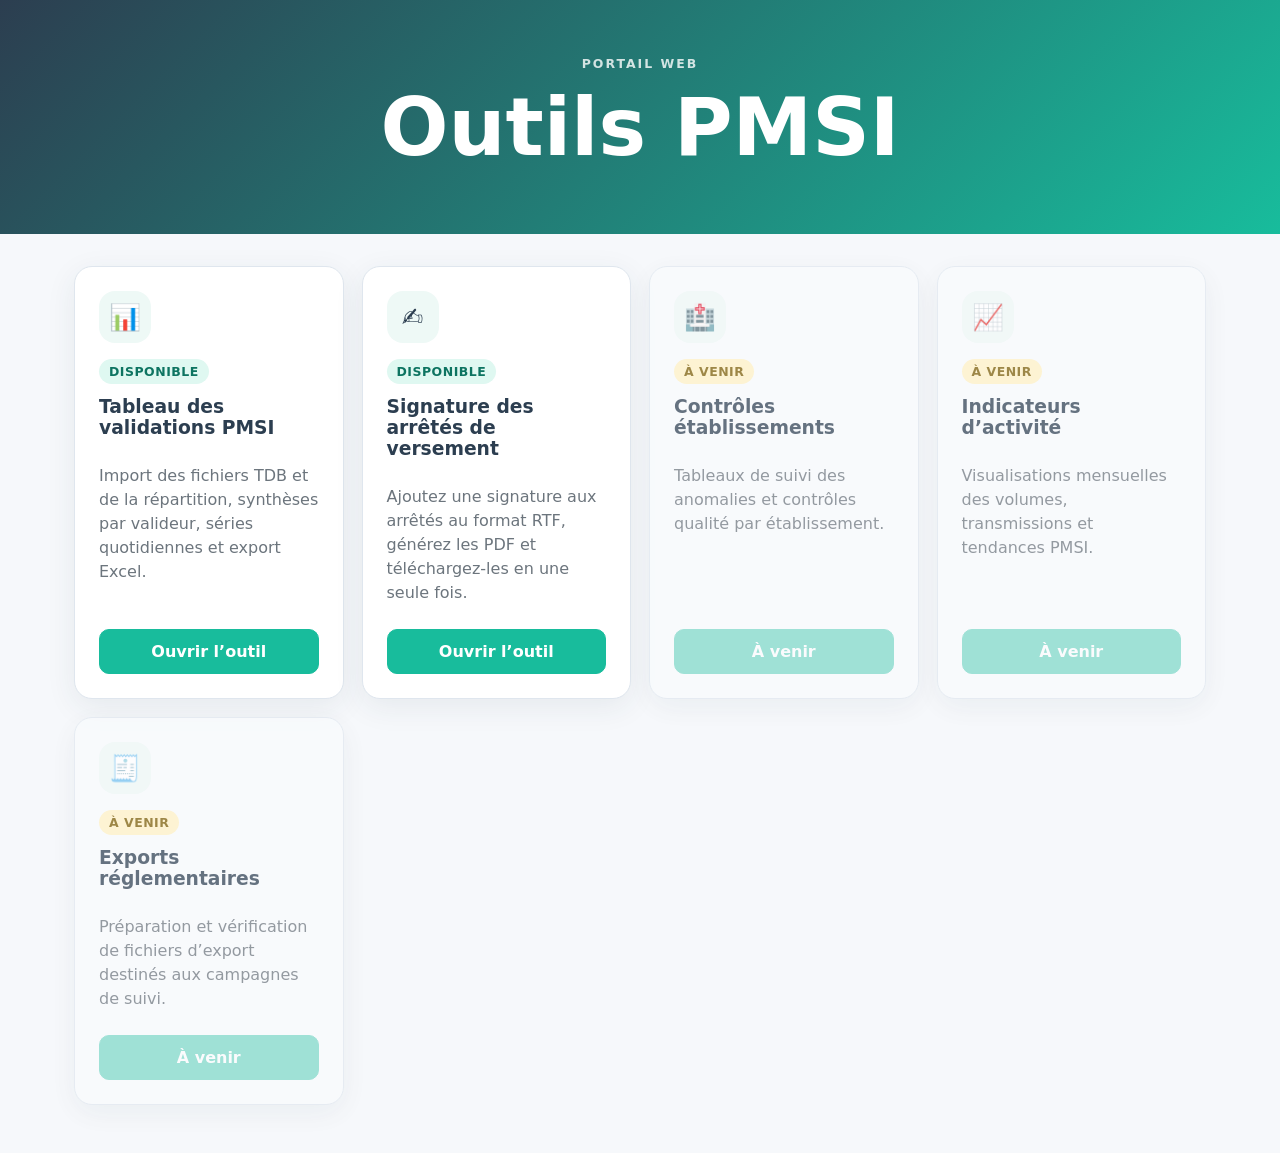
<file: index.html>
<!doctype html>
<html lang="fr">
<head>
  <meta charset="utf-8" />
  <meta name="viewport" content="width=device-width, initial-scale=1" />
  <title>Outils PMSI</title>
  <link rel="stylesheet" href="./assets/css/style.css" />
</head>
<body class="portal-home">
  <header class="hero">
    <p class="eyebrow">Portail web</p>
    <h1>Outils PMSI</h1>
  </header>

  <main class="portal-container">
    <section class="tool-grid" aria-label="Liste des outils PMSI">
      <article class="card tool-card available">
        <div class="card-header">
          <div class="tool-icon" aria-hidden="true">📊</div>
          <p class="badge badge-success">Disponible</p>
          <h3>Tableau des validations PMSI</h3>
        </div>
        <div class="card-body">
          <p>Import des fichiers TDB et de la répartition, synthèses par valideur, séries quotidiennes et export Excel.</p>
        </div>
        <div class="card-footer">
          <a class="btn btn-primary" href="./validations-pmsi/">Ouvrir l’outil</a>
        </div>
      </article>

      <article class="card tool-card available">
        <div class="card-header">
          <div class="tool-icon" aria-hidden="true">✍️</div>
          <p class="badge badge-success">Disponible</p>
          <h3>Signature des arrêtés de versement</h3>
        </div>
        <div class="card-body">
          <p>Ajoutez une signature aux arrêtés au format RTF, générez les PDF et téléchargez-les en une seule fois.</p>
        </div>
        <div class="card-footer">
          <a class="btn btn-primary" href="./signature-arretes/">Ouvrir l’outil</a>
        </div>
      </article>

      <article class="card tool-card disabled" aria-disabled="true">
        <div class="card-header">
          <div class="tool-icon" aria-hidden="true">🏥</div>
          <p class="badge badge-warning">À venir</p>
          <h3>Contrôles établissements</h3>
        </div>
        <div class="card-body">
          <p>Tableaux de suivi des anomalies et contrôles qualité par établissement.</p>
        </div>
        <div class="card-footer">
          <button class="btn btn-disabled" disabled>À venir</button>
        </div>
      </article>

      <article class="card tool-card disabled" aria-disabled="true">
        <div class="card-header">
          <div class="tool-icon" aria-hidden="true">📈</div>
          <p class="badge badge-warning">À venir</p>
          <h3>Indicateurs d’activité</h3>
        </div>
        <div class="card-body">
          <p>Visualisations mensuelles des volumes, transmissions et tendances PMSI.</p>
        </div>
        <div class="card-footer">
          <button class="btn btn-disabled" disabled>À venir</button>
        </div>
      </article>

      <article class="card tool-card disabled" aria-disabled="true">
        <div class="card-header">
          <div class="tool-icon" aria-hidden="true">🧾</div>
          <p class="badge badge-warning">À venir</p>
          <h3>Exports réglementaires</h3>
        </div>
        <div class="card-body">
          <p>Préparation et vérification de fichiers d’export destinés aux campagnes de suivi.</p>
        </div>
        <div class="card-footer">
          <button class="btn btn-disabled" disabled>À venir</button>
        </div>
      </article>
    </section>
  </main>
</body>
</html>
</file>
<file: assets/css/style.css>
:root {
  --color-primary: #18bc9c;
  --color-secondary: #2c3e50;
  --color-success: #0d7461;
  --color-coming-soon: #7a5b00;
  --color-background: #f6f8fb;
  --color-card: #ffffff;
  --color-text: #2c3e50;
  --color-muted: #6c757d;
  --color-border: #dfe6ee;
  --color-shadow: rgb(44 62 80 / .08);
  --color-shadow-hover: rgb(44 62 80 / .14);
  --color-soft-primary: #eef9f6;
  --color-soft-secondary: #eef3f7;
  --color-soft-warning: #fff2c4;
  --button-radius: 10px;
  --card-radius: 18px;
  --panel-radius: 14px;
  --shadow-main: 0 8px 30px var(--color-shadow);
  --shadow-hover: 0 14px 36px var(--color-shadow-hover);
  --space-xs: 8px;
  --space-sm: 12px;
  --space-md: 16px;
  --space-lg: 24px;
  --space-xl: 32px;
  --space-xxl: 48px;
  --animation-duration: .18s;
}

* { box-sizing: border-box; }
body { margin: 0; font-family: system-ui, -apple-system, BlinkMacSystemFont, "Segoe UI", sans-serif; color: var(--color-text); background: var(--color-background); }
header { padding: 28px var(--space-xl); color: var(--color-card); background: linear-gradient(135deg, var(--color-secondary), var(--color-primary)); }
header h1 { margin: 0 0 var(--space-xs); font-size: clamp(1.6rem, 3vw, 2.5rem); }
header p { margin: 0; opacity: .9; }
main { display: grid; grid-template-columns: minmax(280px, 380px) 1fr; gap: 22px; padding: var(--space-lg); }
label { display: block; margin: 14px 0 var(--space-xs); font-weight: 700; }
input[type=file] { width: 100%; padding: var(--space-sm); border: 1px dashed #9fb0c0; border-radius: var(--button-radius); background: #fbfdff; }
h2, h3 { margin-top: 0; }

.btn { min-height: 45px; padding: var(--space-sm) var(--space-md); display: inline-flex; align-items: center; justify-content: center; gap: var(--space-xs); font: inherit; font-weight: 800; border-radius: var(--button-radius); transition: background-color var(--animation-duration) ease, border-color var(--animation-duration) ease, color var(--animation-duration) ease, transform var(--animation-duration) ease, box-shadow var(--animation-duration) ease, opacity var(--animation-duration) ease; cursor: pointer; text-decoration: none; }
.btn:hover:not(:disabled):not(.btn-disabled), .btn:focus-visible:not(:disabled):not(.btn-disabled) { transform: translateY(-2px); box-shadow: 0 8px 18px var(--color-shadow); text-decoration: none; }
.btn-primary { color: var(--color-card); background: var(--color-primary); border: 1px solid var(--color-primary); }
.btn-primary:hover:not(:disabled), .btn-primary:focus-visible:not(:disabled) { background: var(--color-success); border-color: var(--color-success); }
.btn-secondary { color: var(--color-primary); background: var(--color-card); border: 1px solid var(--color-primary); }
.btn-secondary:hover:not(:disabled), .btn-secondary:focus-visible:not(:disabled) { color: var(--color-card); background: var(--color-primary); border-color: var(--color-primary); }
.btn-disabled, .btn:disabled { color: var(--color-card); background: var(--color-primary); border: 1px solid var(--color-primary); cursor: not-allowed; opacity: .55; }

.card { background: var(--color-card); border: 1px solid var(--color-border); border-radius: var(--card-radius); box-shadow: var(--shadow-main); }
.card-header { padding: var(--space-lg) var(--space-lg) 0; }
.card-body { padding: var(--space-lg); }
.card-header + .card-body { padding-top: var(--space-md); }
.card-footer { margin-top: auto; padding: 0 var(--space-lg) var(--space-lg); }

.badge { display: inline-flex; align-items: center; align-self: flex-start; margin: 0 0 var(--space-sm); padding: 5px 10px; border-radius: 999px; font-size: .78rem; font-weight: 800; text-transform: uppercase; letter-spacing: .04em; }
.badge-success { color: var(--color-success); background: #dff8f1; }
.badge-warning { color: var(--color-coming-soon); background: var(--color-soft-warning); }

aside, section.panel { border-radius: var(--panel-radius); }
aside { padding: 20px; align-self: start; position: sticky; top: var(--space-md); }
.actions { display: grid; gap: 10px; margin-top: 18px; }
.hint { color: var(--color-muted); font-size: .92rem; line-height: 1.45; }
.tabs { display: flex; gap: var(--space-xs); flex-wrap: wrap; padding: 14px; border-bottom: 1px solid var(--color-border); }
.tab { min-height: auto; padding: 10px var(--space-sm); color: var(--color-text); background: var(--color-soft-secondary); border: 1px solid var(--color-soft-secondary); }
.tab.active { color: var(--color-card); background: var(--color-secondary); border-color: var(--color-secondary); }
.content { padding: 18px; }
.view { display: none; }
.view.active { display: block; }
.table-wrap { overflow: auto; margin: var(--space-sm) 0 26px; border: 1px solid var(--color-border); border-radius: var(--button-radius); }
table { width: 100%; border-collapse: collapse; min-width: 620px; background: var(--color-card); }
th, td { padding: 9px 11px; border-bottom: 1px solid var(--color-border); text-align: left; white-space: nowrap; }
th { position: sticky; top: 0; background: var(--color-soft-secondary); z-index: 1; }
tr:nth-child(even) td { background: #fbfcfe; }
tr.total td { font-weight: 800; background: #eaf8f4; }
tr.percent td { font-style: italic; color: var(--color-success); }
pre { min-height: 180px; max-height: 360px; overflow: auto; padding: 14px; border-radius: var(--button-radius); color: #ecf0f1; background: #1d2935; }
.status { padding: 10px var(--space-sm); border-radius: var(--button-radius); background: var(--color-soft-primary); color: var(--color-success); font-weight: 700; }

/* ---- Portail racine ---- */
.portal-home { min-height: 100vh; }
.hero { padding: 56px var(--space-xl) var(--space-xxl); text-align: center; }
.hero .eyebrow { margin: 0 0 10px; text-transform: uppercase; letter-spacing: .16em; font-size: .78rem; font-weight: 800; opacity: .8; }
.hero h1 { margin: 0 0 var(--space-sm); font-size: clamp(2.4rem, 7vw, 5rem); }
.portal-container { display: block; max-width: 1180px; margin: var(--space-xl) auto var(--space-xxl); padding: 0 var(--space-lg); }
.tool-grid { display: grid; grid-template-columns: repeat(auto-fit, minmax(240px, 1fr)); gap: 18px; }
.tool-card { display: flex; flex-direction: column; min-height: 300px; transition: transform var(--animation-duration) ease, box-shadow var(--animation-duration) ease; }
.tool-card.available:hover { transform: translateY(-4px); box-shadow: var(--shadow-hover); }
.tool-card.disabled { opacity: .72; background: #f9fbfd; }
.tool-icon { display: grid; place-items: center; width: 52px; height: 52px; margin-bottom: var(--space-md); border-radius: var(--space-md); font-size: 1.6rem; background: var(--color-soft-primary); }
.tool-card h3 { margin: 0 0 10px; }
.tool-card p:not(.badge) { margin: 0; color: var(--color-muted); line-height: 1.5; }
.tool-card .btn { width: 100%; margin-top: auto; }
@media (max-width: 900px) { main { grid-template-columns: 1fr; } aside { position: static; } }
@media (max-width: 700px) { .hero { padding: 40px 20px 56px; } .portal-container { padding: 0 var(--space-md); } }

/* ---- Outil signature des arrêtés ---- */
.tool-page header { display: grid; gap: var(--space-sm); }
.tool-page .back-link { justify-self: start; }
.tool-page .eyebrow { margin: 0; text-transform: uppercase; letter-spacing: .14em; font-size: .78rem; font-weight: 800; opacity: .8; }
.tool-layout { display: block; max-width: 1120px; margin: 0 auto; padding: var(--space-lg); }
.signature-workspace { overflow: hidden; }
.signature-sections { display: grid; gap: var(--space-xl); }
.signature-section { padding-top: var(--space-sm); border-top: 1px solid var(--color-border); }
.drop-zone { padding: var(--space-lg); border: 2px dashed #9fb0c0; border-radius: var(--panel-radius); background: #fbfdff; transition: border-color var(--animation-duration) ease, background-color var(--animation-duration) ease; }
.drop-zone.drag-over, .drop-zone:focus-visible { border-color: var(--color-primary); background: var(--color-soft-primary); outline: 3px solid rgb(24 188 156 / .18); }
.message { min-height: 1.4em; font-weight: 700; }
.error-message { color: #9b1c1c; }
.selection-summary { display: flex; flex-wrap: wrap; gap: var(--space-sm); align-items: center; justify-content: space-between; margin: var(--space-md) 0; }
.file-table-wrap .btn { min-height: 36px; margin: 2px; padding: 6px 10px; font-size: .9rem; }
.signature-preview { display: grid; gap: var(--space-sm); margin: var(--space-md) 0; padding: var(--space-md); border: 1px solid var(--color-border); border-radius: var(--button-radius); background: var(--color-soft-secondary); }
.signature-preview img { max-width: min(260px, 100%); max-height: 140px; object-fit: contain; background: var(--color-card); border: 1px solid var(--color-border); border-radius: var(--button-radius); }
.settings-grid { display: grid; grid-template-columns: repeat(3, minmax(180px, 1fr)); gap: var(--space-md); }
.settings-grid input, .settings-grid select { width: 100%; margin-top: var(--space-xs); padding: 10px; border: 1px solid var(--color-border); border-radius: var(--button-radius); font: inherit; }
.actions-row { display: flex; flex-wrap: wrap; gap: var(--space-sm); align-items: center; }
.progress-block { margin-top: var(--space-md); }
progress { width: 100%; height: 18px; accent-color: var(--color-primary); }
@media (max-width: 760px) { .settings-grid { grid-template-columns: 1fr; } .actions-row .btn, .selection-summary .btn { width: 100%; } }
.rtf-preview { min-height: 240px; max-height: 620px; overflow: auto; margin-top: var(--space-md); padding: var(--space-lg); border: 1px solid var(--color-border); border-radius: var(--button-radius); background: var(--color-card); }
.rtf-rendered-content { color: #111; font-family: "Times New Roman", Times, serif; line-height: 1.35; }
.rtf-rendered-content table { min-width: 0; white-space: normal; page-break-inside: avoid; break-inside: avoid; }
.rtf-rendered-content th, .rtf-rendered-content td { white-space: normal; }
.pdf-render-host { position: fixed; left: -10000px; top: 0; width: 210mm; background: #fff; color: #111; }
.pdf-page { width: 210mm; height: 297mm; overflow: hidden; padding: 18mm; background: #fff; break-after: page; }
.pdf-page .rtf-rendered-content, .pdf-page { font-family: "Times New Roman", Times, serif; font-size: 12pt; line-height: 1.35; }
.pdf-page table { min-width: 0; white-space: normal; page-break-inside: avoid; break-inside: avoid; }
.pdf-page th, .pdf-page td { white-space: normal; }
.pdf-signature { page-break-inside: avoid; break-inside: avoid; }
.signature-align-left { text-align: left; }
.signature-align-center { text-align: center; }
.signature-align-right { text-align: right; }
.pdf-signature img { max-width: 100%; height: auto; object-fit: contain; }
@media (max-width: 760px) { .rtf-preview { padding: var(--space-md); } }
</file>
